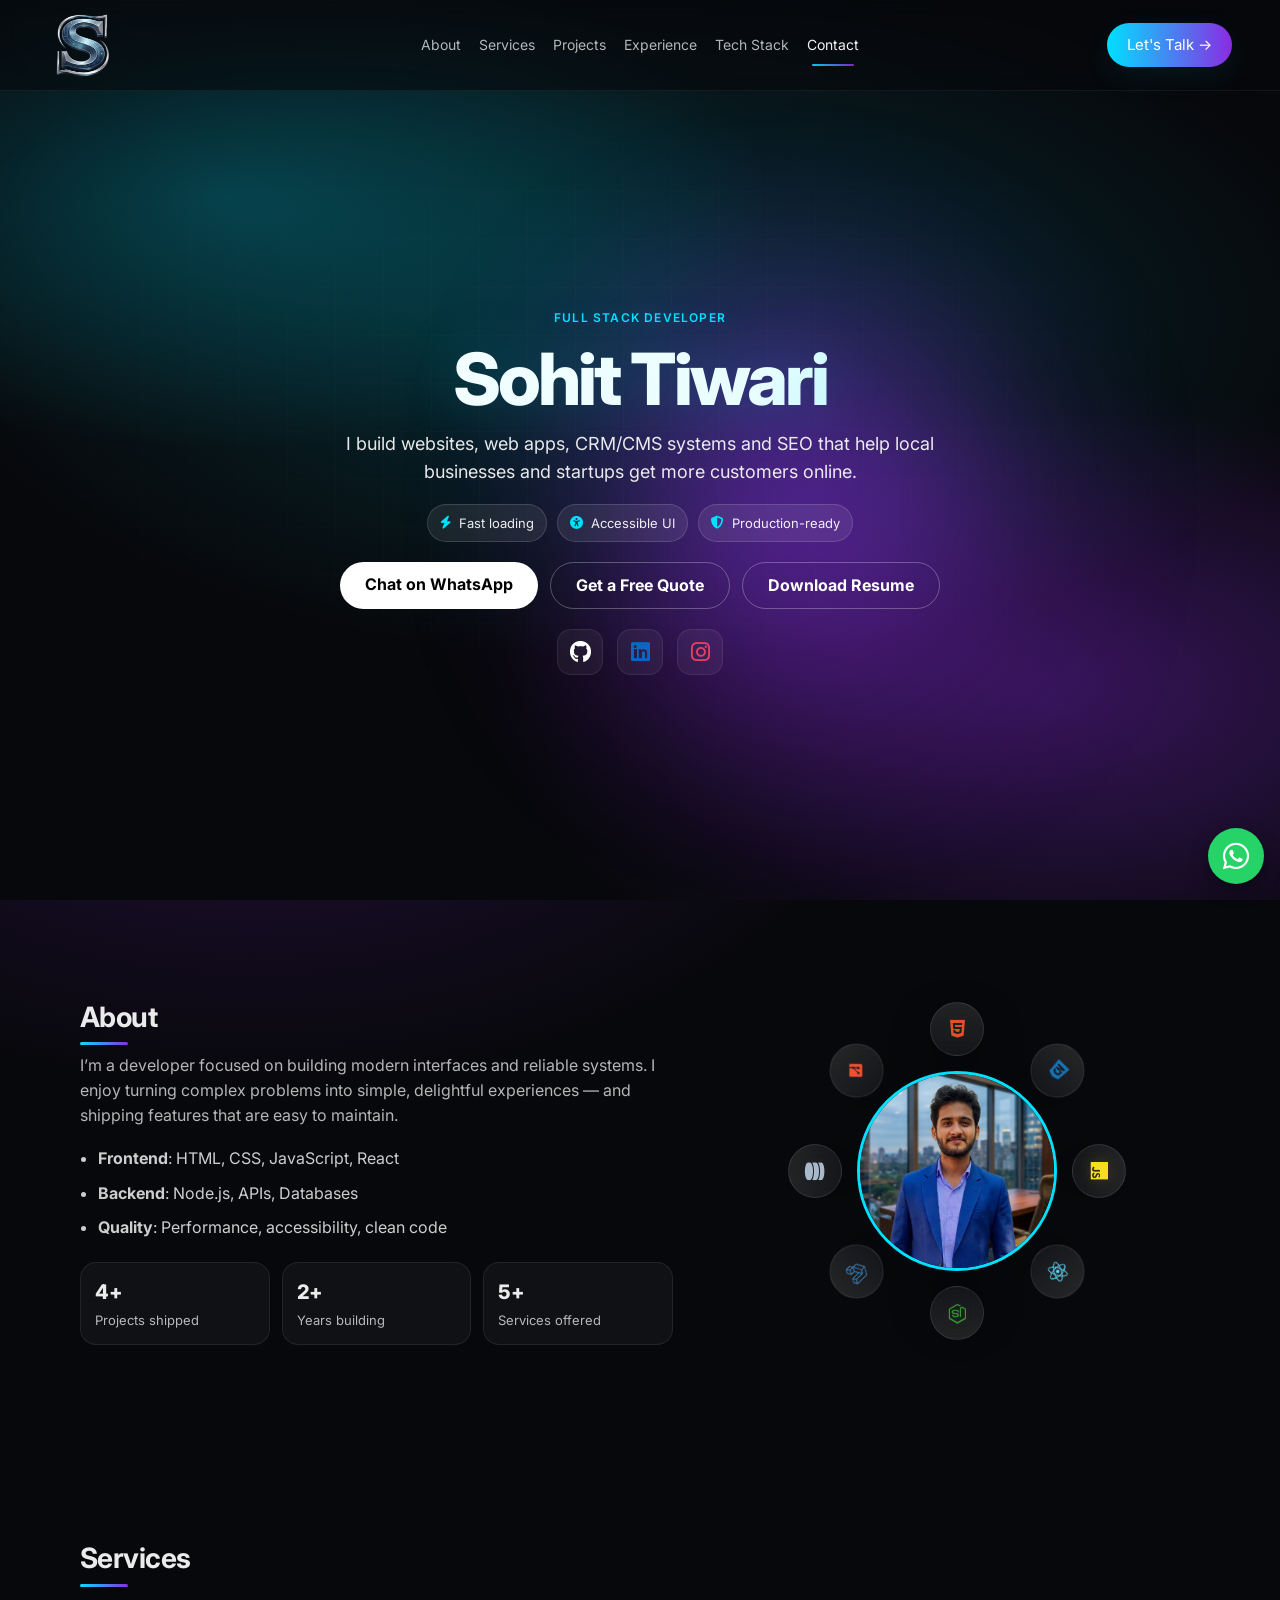
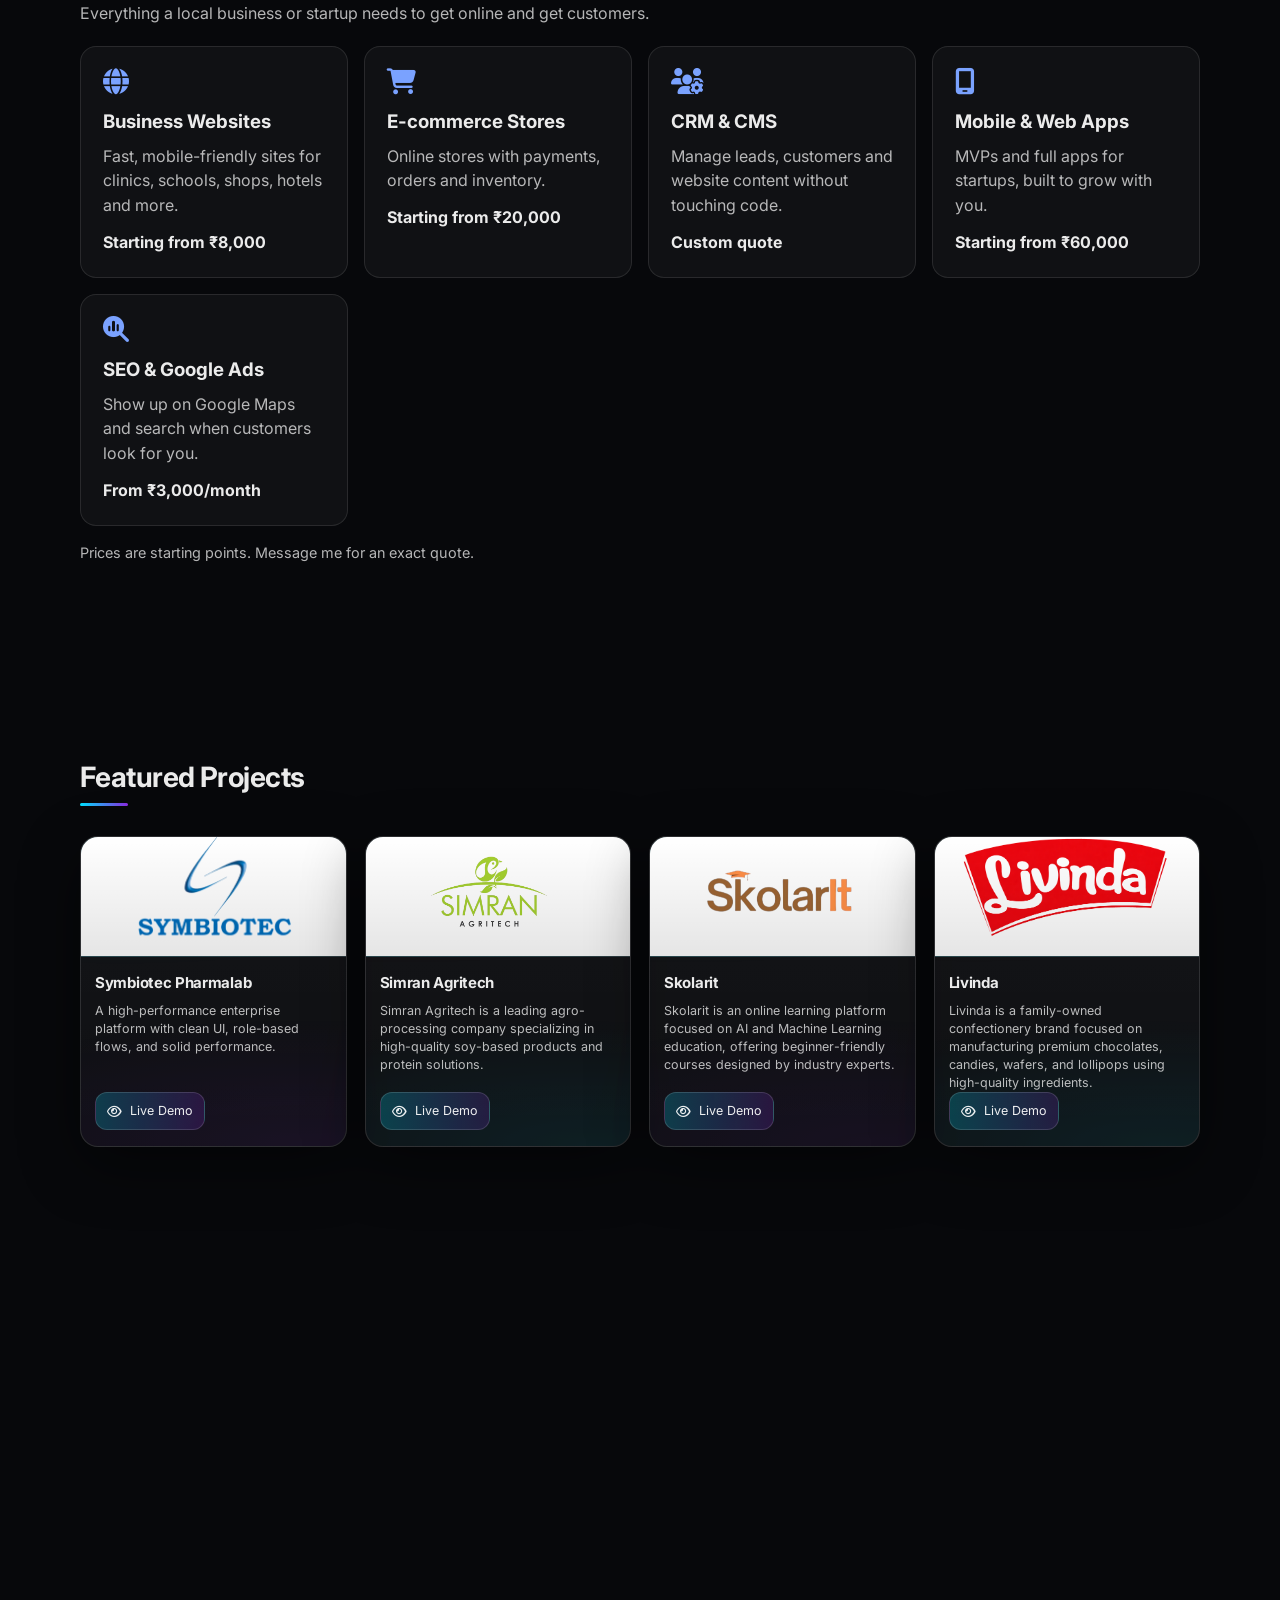
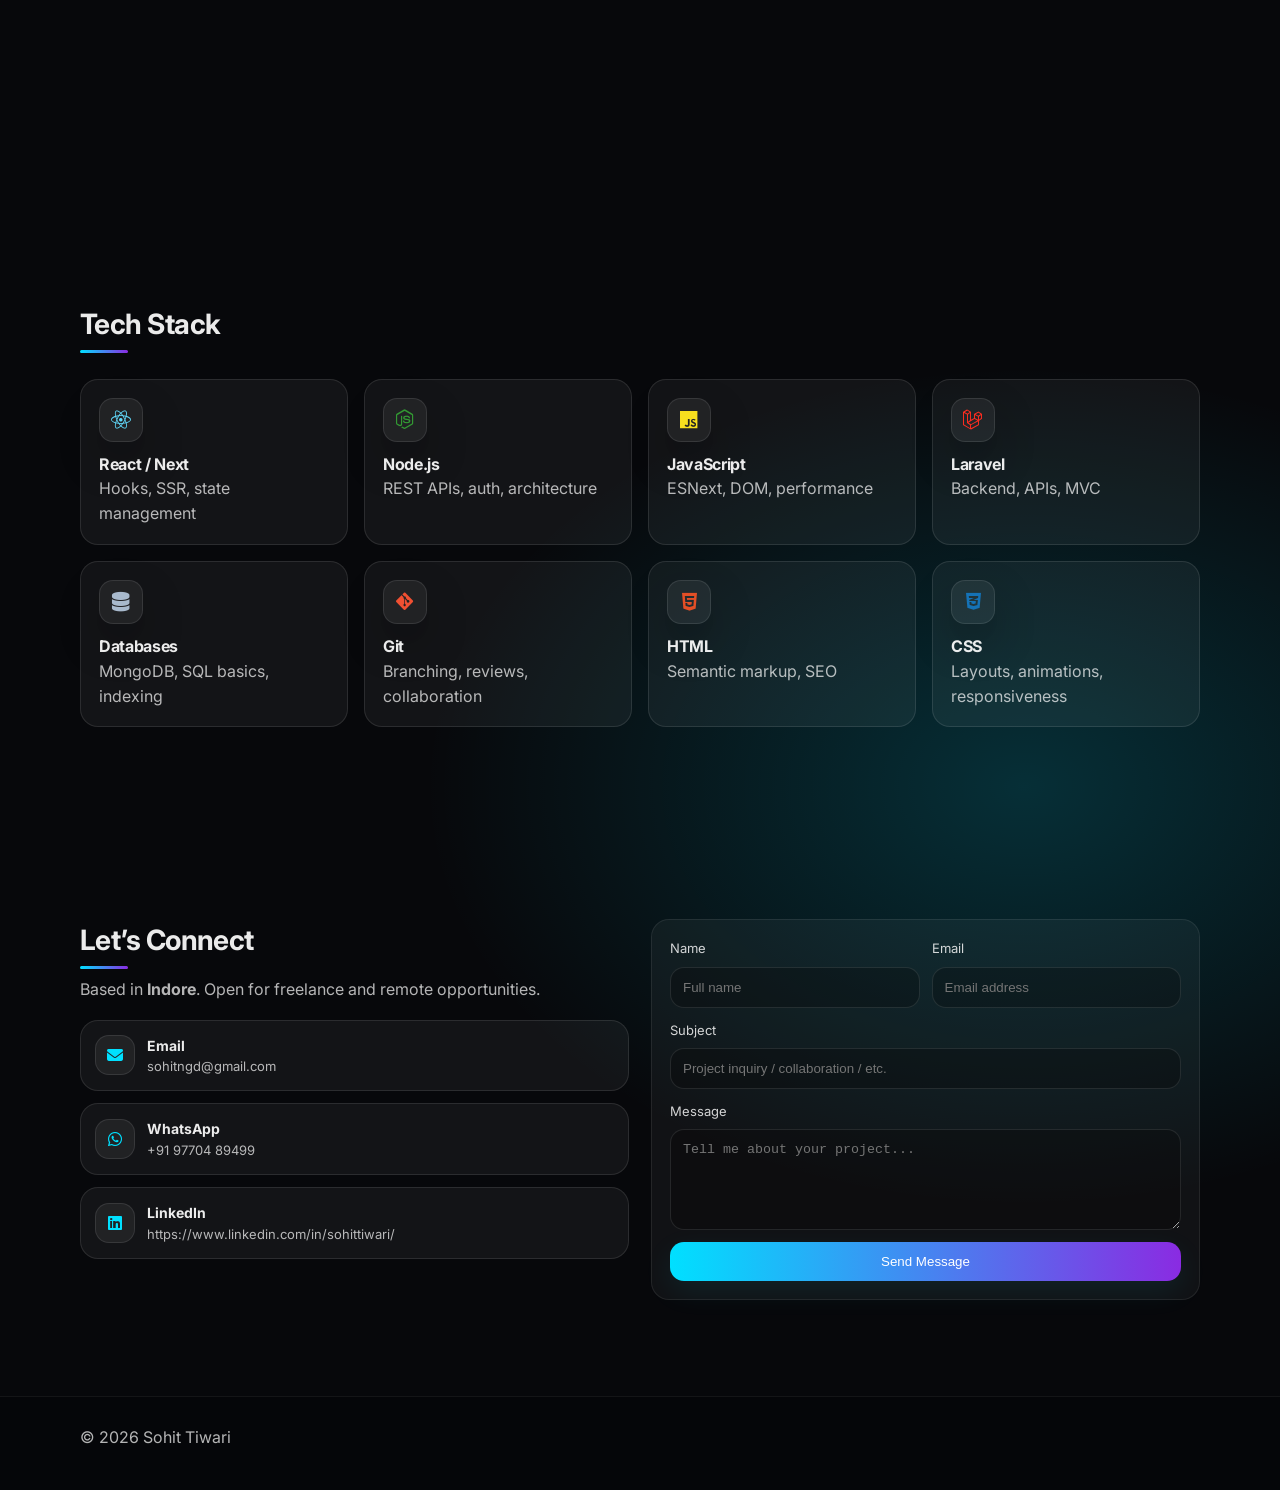
<file: index.html>
<!DOCTYPE html>
<html lang="en">
<head>
  <meta charset="UTF-8" />
  <meta name="viewport" content="width=device-width, initial-scale=1.0, viewport-fit=cover" />
  <title>Sohit Tiwari | Web &amp; App Developer in Indore – Websites, CRM, CMS, SEO</title>
  <meta name="description" content="Freelance full stack developer in Indore. Business websites, e-commerce, CRM, CMS, mobile apps and SEO for clinics, schools, shops and startups. Get a free quote." />
  <meta property="og:type" content="website" />
  <meta property="og:title" content="Sohit Tiwari | Web &amp; App Developer in Indore" />
  <meta property="og:description" content="Websites, CRM, CMS, apps and SEO for growing businesses. Get a free quote." />
  <meta property="og:url" content="https://sohit-tiwarii.netlify.app/" />
  <meta property="og:image" content="https://sohit-tiwarii.netlify.app/images/image.png" />
  <meta name="twitter:card" content="summary" />
  <link rel="canonical" href="https://sohit-tiwarii.netlify.app/" />
  <link rel="preconnect" href="https://fonts.googleapis.com" />
  <link rel="icon" type="image/png" href="./images/logo.png" />
  <link rel="shortcut icon" type="image/png" href="./images/logo.png" />
  <link rel="apple-touch-icon" href="./images/logo.png" />
  <link rel="preconnect" href="https://fonts.gstatic.com" crossorigin />
  <link href="https://fonts.googleapis.com/css2?family=Inter:wght@400;500;600;700;800&display=swap" rel="stylesheet" />
  <link rel="stylesheet" href="https://cdnjs.cloudflare.com/ajax/libs/font-awesome/6.5.0/css/all.min.css" />
  <link rel="stylesheet" href="style.css" />
</head>
<body>
  <a class="skip-link" href="#main">Skip to content</a>

  <header class="site-header" id="top">
    <a class="logo" href="#top" aria-label="Sohit Tiwari — go to top">
      <img
        src="./images/logo.png"
        alt="Sohit Tiwari"
        width="70"
        height="70"
        decoding="async"
      >
    </a>

    <nav class="site-nav" id="site-nav" aria-label="Primary">
      <a href="#about">About</a>
      <a href="#services">Services</a>
      <a href="#projects">Projects</a>
      <a href="#experience">Experience</a>
      <a href="#skills">Tech Stack</a>
      <a href="#contact">Contact</a>
    </nav>

    <div class="header-end">
      <a class="btn header-cta" href="#contact">Let's Talk →</a>
      <button class="nav-toggle" type="button" aria-label="Open menu" aria-expanded="false" aria-controls="site-nav">
        <span class="nav-toggle-bar"></span>
        <span class="nav-toggle-bar"></span>
        <span class="nav-toggle-bar"></span>
      </button>
    </div>
  </header>

  <div class="nav-backdrop" id="nav-backdrop" hidden aria-hidden="true"></div>

  <main id="main">
    <section class="hero" aria-label="Intro">
      <div class="hero-bg" aria-hidden="true"></div>
      <div class="hero-grid" aria-hidden="true"></div>
      <div class="container hero-inner">
        <div class="content hero-content">
          <p class="eyebrow hero-anim" style="--d: 0.1s">Full Stack Developer</p>
          <h1 class="hero-name hero-anim" style="--d: 0.2s">Sohit Tiwari</h1>
          <p class="lead hero-anim" style="--d: 0.35s">I build websites, web apps, CRM/CMS systems and SEO that help local businesses and startups get more customers online.</p>

          <div class="hero-meta hero-anim" style="--d: 0.5s" aria-label="Highlights">
            <span class="pill"><i class="fa-solid fa-bolt"></i> Fast loading</span>
            <span class="pill"><i class="fa-solid fa-universal-access"></i> Accessible UI</span>
            <span class="pill"><i class="fa-solid fa-shield-halved"></i> Production-ready</span>
          </div>

          <div class="buttons hero-anim" style="--d: 0.65s">
            <a class="primary" href="https://wa.me/919770489499?text=Hi%20Sohit%2C%20I%20need%20a%20website%2Fapp%20for%20my%20business." target="_blank" rel="noopener">Chat on WhatsApp</a>
            <a class="secondary" href="#contact">Get a Free Quote</a>
            <a class="secondary" href="./images/Sohit_Resume.pdf" download>Download Resume</a>
          </div>

          <div class="socials hero-anim" style="--d: 0.8s" aria-label="Social links">
            <a href="https://github.com/sohitgithub" aria-label="GitHub" title="GitHub"><i class="fab fa-github"></i></a>
            <a href="https://www.linkedin.com/in/sohittiwari/" aria-label="LinkedIn" title="LinkedIn"><i class="fab fa-linkedin"></i></a>
            <a href="https://www.instagram.com/sohit_tiwari_nagod" aria-label="Instagram" title="Instagram"><i class="fab fa-instagram"></i></a>
          </div>
        </div>
      </div>

      <div class="glow glow1" aria-hidden="true"></div>
      <div class="glow glow2" aria-hidden="true"></div>
    </section>

    <section class="section" id="about" aria-label="About" data-reveal>
      <div class="container two-col">
        <div>
          <h2 class="section-title">About</h2>
          <p class="muted">
            I’m a developer focused on building modern interfaces and reliable systems. I enjoy turning complex problems into
            simple, delightful experiences — and shipping features that are easy to maintain.
          </p>
          <ul class="highlights">
            <li><strong>Frontend</strong>: HTML, CSS, JavaScript, React</li>
            <li><strong>Backend</strong>: Node.js, APIs, Databases</li>
            <li><strong>Quality</strong>: Performance, accessibility, clean code</li>
          </ul>

          <div class="about-stats" aria-label="Quick stats">
            <div class="stat">
              <div class="stat-num">4+</div>
              <div class="stat-label muted">Projects shipped</div>
            </div>
            <div class="stat">
              <div class="stat-num">2+</div>
              <div class="stat-label muted">Years building</div>
            </div>
            <div class="stat">
              <div class="stat-num">5+</div>
              <div class="stat-label muted">Services offered</div>
            </div>
          </div>
        </div>

        <div class="profile-orbit" aria-label="Tech orbit">
          <div class="orbit-wrapper">
            <div class="center-img">
              <img src="./images/image.png" alt="Sohit Tiwari, full stack developer in Indore" />
            </div>

            <div class="orbit" aria-hidden="true">
              <span title="HTML"><i class="fab fa-html5"></i></span>
              <span title="CSS"><i class="fab fa-css3-alt"></i></span>
              <span title="JavaScript"><i class="fab fa-js"></i></span>
              <span title="React"><i class="fab fa-react"></i></span>
              <span title="Node.js"><i class="fab fa-node-js"></i></span>
              <span title="Laravel"><i class="fab fa-laravel"></i></span>
              <span title="Database"><i class="fas fa-database"></i></span>
              <span title="Git"><i class="fab fa-git-alt"></i></span>
            </div>
          </div>
        </div>
      </div>
    </section>

    <section id="services" class="section" aria-label="Services" data-reveal>
      <div class="container">
        <div class="section-head">
          <h2 class="section-title">Services</h2>
          <p class="muted">Everything a local business or startup needs to get online and get customers.</p>
        </div>
        <div class="services-grid">
          <article class="service-card" data-reveal>
            <i class="fa-solid fa-globe" aria-hidden="true"></i>
            <h3>Business Websites</h3>
            <p class="muted">Fast, mobile-friendly sites for clinics, schools, shops, hotels and more.</p>
            <p class="price">Starting from ₹8,000</p>
          </article>
          <article class="service-card" data-reveal>
            <i class="fa-solid fa-cart-shopping" aria-hidden="true"></i>
            <h3>E-commerce Stores</h3>
            <p class="muted">Online stores with payments, orders and inventory.</p>
            <p class="price">Starting from ₹20,000</p>
          </article>
          <article class="service-card" data-reveal>
            <i class="fa-solid fa-users-gear" aria-hidden="true"></i>
            <h3>CRM &amp; CMS</h3>
            <p class="muted">Manage leads, customers and website content without touching code.</p>
            <p class="price">Custom quote</p>
          </article>
          <article class="service-card" data-reveal>
            <i class="fa-solid fa-mobile-screen" aria-hidden="true"></i>
            <h3>Mobile &amp; Web Apps</h3>
            <p class="muted">MVPs and full apps for startups, built to grow with you.</p>
            <p class="price">Starting from ₹60,000</p>
          </article>
          <article class="service-card" data-reveal>
            <i class="fa-solid fa-magnifying-glass-chart" aria-hidden="true"></i>
            <h3>SEO &amp; Google Ads</h3>
            <p class="muted">Show up on Google Maps and search when customers look for you.</p>
            <p class="price">From ₹3,000/month</p>
          </article>
        </div>
        <p class="services-note muted">Prices are starting points. Message me for an exact quote.</p>
      </div>
    </section>

    <section id="projects" class="section" aria-label="Projects" data-reveal>
      <div class="container">
        <div class="section-head">
          <h2 class="section-title">Featured Projects</h2>
        </div>
        <div class="projects-grid">
          <article class="project-card" data-reveal>
            <div class="project-media">
              <img src="./images/symbiotec1.png" alt="Symbiotec Pharmalab website screenshot" loading="lazy" />
            </div>
            <div class="project-body">
              <h3>Symbiotec Pharmalab</h3>
              <p class="muted">A high-performance enterprise platform with clean UI, role-based flows, and solid performance.</p>
              <a class="project-btn" href="https://symbiotec.com/" aria-label="Live demo of Symbiotec Pharmalab">
                <i class="fa-regular fa-eye"></i>
                Live Demo
              </a>
            </div>
          </article>

          <article class="project-card" data-reveal>
            <div class="project-media">
              <img src="./images/simran.jpg" alt="Simran Agritech website screenshot" loading="lazy" />
            </div>
            <div class="project-body">
              <h3>Simran Agritech</h3>
              <p class="muted">Simran Agritech is a leading agro-processing company specializing in high-quality soy-based products and protein solutions.</p>
              <a class="project-btn" href="https://simranagritech.com/" aria-label="Live demo of Simran Agritech">
                <i class="fa-regular fa-eye"></i>
                Live Demo
              </a>
            </div>
          </article>

          <article class="project-card" data-reveal>
            <div class="project-media">
              <img src="./images/skolarit.png" alt="Skolarit learning platform screenshot" loading="lazy" />
            </div>
            <div class="project-body">
                <h3>Skolarit</h3>
                <p class="muted">Skolarit is an online learning platform focused on AI and Machine Learning education, offering beginner-friendly courses designed by industry experts. </p>
              <a class="project-btn" href="https://skolarit.com/" aria-label="Live demo of Skolarit">
                <i class="fa-regular fa-eye"></i>
                Live Demo
              </a>
            </div>
          </article>

          <article class="project-card" data-reveal>
            <div class="project-media">
              <img src="./images/livinda.png" alt="Livinda confectionery website screenshot" loading="lazy" />
            </div>
            <div class="project-body">
              <h3>Livinda</h3>
              <p class="muted">Livinda is a family-owned confectionery brand focused on manufacturing premium chocolates, candies, wafers, and lollipops using high-quality ingredients.</p>
              <a class="project-btn" href="https://livinda.in/" aria-label="Live demo of Livinda">
                <i class="fa-regular fa-eye"></i>
                Live Demo
              </a>
            </div>
          </article>
        </div>
      </div>
    </section>


    <section id="experience" class="section" aria-label="Experience" data-reveal>
      <div class="container">
        <div class="section-head">
          <h2 class="section-title">Experience</h2>
        </div>

        <div class="timeline">
          <div class="t-item" data-reveal>
            <div class="t-content">
              <div class="t-top">
                <h3>Software Developer</h3>
                <span class="muted">SoftwareHouse Technology • 2024 — Present</span>
              </div>
              <ul class="bullets">
                <li>Building and maintaining web applications with clean UI and responsive layouts.</li>
                <li>Working on feature delivery, bug fixes, and production releases.</li>
              </ul>
            </div>
          </div>


          <div class="t-item" data-reveal>
            <div class="t-content">
              <div class="t-top">
                <h3>MERN Stack Training</h3>
                <span class="muted">HCL Academy • 6 month</span>
              </div>
              <ul class="bullets">
                <li>Hands-on training across MongoDB, Express, React, and Node.js fundamentals.</li>
                <li>Built mini-projects and improved problem-solving skills.</li>
              </ul>
            </div>
          </div>
        </div>
      </div>
    </section>

    <section id="skills" class="section" aria-label="Tech stack" data-reveal>
      <div class="container">
        <div class="section-head">
          <h2 class="section-title">Tech Stack</h2>
        </div>

        <div class="skill-grid">
          <div class="skill-card skill-react" data-reveal>
            <div class="skill-icon" aria-hidden="true"><i class="fab fa-react"></i></div>
            <h3>React / Next</h3>
            <p class="muted">Hooks, SSR, state management</p>
          </div>
          <div class="skill-card skill-node" data-reveal>
            <div class="skill-icon" aria-hidden="true"><i class="fab fa-node-js"></i></div>
            <h3>Node.js</h3>
            <p class="muted">REST APIs, auth, architecture</p>
          </div>
          <div class="skill-card skill-js" data-reveal>
            <div class="skill-icon" aria-hidden="true"><i class="fab fa-js"></i></div>
            <h3>JavaScript</h3>
            <p class="muted">ESNext, DOM, performance</p>
          </div>
          <div class="skill-card skill-laravel" data-reveal>
            <div class="skill-icon" aria-hidden="true"><i class="fab fa-laravel"></i></div>
            <h3>Laravel</h3>
            <p class="muted">Backend, APIs, MVC</p>
          </div>
          <div class="skill-card skill-db" data-reveal>
            <div class="skill-icon" aria-hidden="true"><i class="fas fa-database"></i></div>
            <h3>Databases</h3>
            <p class="muted">MongoDB, SQL basics, indexing</p>
          </div>
          <div class="skill-card skill-git" data-reveal>
            <div class="skill-icon" aria-hidden="true"><i class="fab fa-git-alt"></i></div>
            <h3>Git</h3>
            <p class="muted">Branching, reviews, collaboration</p>
          </div>
          <div class="skill-card skill-html" data-reveal>
            <div class="skill-icon" aria-hidden="true"><i class="fab fa-html5"></i></div>
            <h3>HTML</h3>
            <p class="muted">Semantic markup, SEO</p>
          </div>
          <div class="skill-card skill-css" data-reveal>
            <div class="skill-icon" aria-hidden="true"><i class="fab fa-css3-alt"></i></div>
            <h3>CSS</h3>
            <p class="muted">Layouts, animations, responsiveness</p>
          </div>
        </div>
      </div>
    </section>

 

    <section id="contact" class="section" aria-label="Contact" data-reveal>
      <div class="container contact">
        <div>
          <h2 class="section-title">Let’s Connect</h2>
          <p class="muted">Based in <strong>Indore</strong>. Open for freelance and remote opportunities.</p>

          <div class="contact-cards">
            <a class="contact-card" href="mailto:sohitngd@gmail.com">
              <span class="icon"><i class="fa-solid fa-envelope"></i></span>
              <span>
                <strong>Email</strong>
                <span class="muted">sohitngd@gmail.com</span>
              </span>
            </a>
            <a class="contact-card" href="https://wa.me/919770489499?text=Hi%20Sohit%2C%20I%20need%20a%20website%2Fapp%20for%20my%20business." target="_blank" rel="noopener">
              <span class="icon"><i class="fa-brands fa-whatsapp"></i></span>
              <span>
                <strong>WhatsApp</strong>
                <span class="muted">+91 97704 89499</span>
              </span>
            </a>
            <a class="contact-card" href="https://www.linkedin.com/in/sohittiwari/" target="_blank" rel="noreferrer">
              <span class="icon"><i class="fa-brands fa-linkedin"></i></span>
              <span>
                <strong>LinkedIn</strong>
                <span class="muted">https://www.linkedin.com/in/sohittiwari/</span>
              </span>
            </a>
          </div>
        </div>

       <form
          class="contact-form"
          id="contact-form"
          aria-label="Contact form"
          action="https://formspree.io/f/mbdpvazb"
          method="POST"
        >
  <label>
    <span>Name</span>
    <input name="name" placeholder="Full name" required />
  </label>

  <label>
    <span>Email</span>
    <input name="email" type="email" placeholder="Email address" required />
  </label>

  <label class="full">
    <span>Subject</span>
    <input name="subject" placeholder="Project inquiry / collaboration / etc." required />
  </label>

  <label class="full">
    <span>Message</span>
    <textarea name="message" rows="5" placeholder="Tell me about your project..." required></textarea>
  </label>

  <button class="btn wide" type="submit">Send Message</button>
</form>
      </div>
    </section>
  </main>

  <footer class="footer">
    <div class="container footer-inner">
      <p class="muted">© <span id="year"></span> Sohit Tiwari </p>
    </div>
  </footer>

  <div id="contact-toast" class="toast" role="status" aria-live="polite" aria-atomic="true" hidden>
    <div class="toast-inner">
      <span class="toast-graphic" aria-hidden="true">
        <img class="toast-logo" src="./images/logo.png" alt="" width="44" height="44" decoding="async" />
        <span class="toast-icon-error"><i class="fa-solid fa-circle-exclamation"></i></span>
      </span>
      <span class="toast-message"></span>
    </div>
  </div>
  <a class="wa-float" href="https://wa.me/919770489499?text=Hi%20Sohit%2C%20I%20need%20a%20website%2Fapp%20for%20my%20business." target="_blank" rel="noopener" aria-label="Chat on WhatsApp">
    <i class="fa-brands fa-whatsapp" aria-hidden="true"></i>
  </a>
  <script src="script.js"></script>
</body>
</html>
</file>
<file: style.css>
/* Modern neon/glass portfolio styles */

:root {
  --bg: #07080b;
  --panel: rgba(255, 255, 255, 0.06);
  --panel-2: rgba(255, 255, 255, 0.045);
  --border: rgba(255, 255, 255, 0.1);
  --text: rgba(255, 255, 255, 0.92);
  --muted: rgba(255, 255, 255, 0.7);
  --accentA: #00e0ff;
  --accentB: #8a2be2;
  --ring: rgba(0, 224, 255, 0.22);
  --ring-strong: rgba(0, 224, 255, 0.42);
  --shadow: 0 18px 60px rgba(0, 0, 0, 0.55);
  --radius: 18px;
  --max: 1120px;
  --gutter: clamp(16px, 4.5vw, 48px);
  --header-h: 72px;
}

* {
  margin: 0;
  padding: 0;
  box-sizing: border-box;
}

html {
  scroll-behavior: smooth;
  scroll-padding-top: calc(var(--header-h) + 16px);
}

img,
video {
  max-width: 100%;
  height: auto;
}

body {
  font-family: Inter, system-ui, -apple-system, Segoe UI, Roboto, Arial, sans-serif;
  color: var(--text);
  line-height: 1.55;
  overflow-x: hidden;
  background: radial-gradient(
      1000px 600px at 20% 15%,
      rgba(138, 43, 226, 0.22),
      transparent 65%
    ),
    radial-gradient(
      1000px 700px at 80% 85%,
      rgba(0, 224, 255, 0.18),
      transparent 60%
    ),
    var(--bg);
}

/* Hero background polish */
.hero {
  isolation: isolate;
  overflow: hidden;
  background:
    radial-gradient(900px 420px at 18% 22%, rgba(0, 224, 255, 0.22), transparent 60%),
    radial-gradient(900px 520px at 82% 78%, rgba(138, 43, 226, 0.24), transparent 62%),
    var(--bg);
}

.hero-bg {
  position: absolute;
  inset: 0;
  z-index: 0;
  pointer-events: none;
  background:
    radial-gradient(ellipse 80% 55% at 50% 35%, rgba(0, 224, 255, 0.18), transparent 70%),
    radial-gradient(ellipse 60% 45% at 85% 75%, rgba(138, 43, 226, 0.16), transparent 65%);
  animation: heroBgPulse 8s ease-in-out infinite alternate;
}

.hero-grid {
  position: absolute;
  inset: -1px;
  z-index: 0;
  pointer-events: none;
  opacity: 0.35;
  background-image:
    linear-gradient(rgba(255, 255, 255, 0.04) 1px, transparent 1px),
    linear-gradient(90deg, rgba(255, 255, 255, 0.04) 1px, transparent 1px);
  background-size: 48px 48px;
  mask-image: radial-gradient(ellipse 75% 65% at 50% 45%, #000 20%, transparent 75%);
  -webkit-mask-image: radial-gradient(ellipse 75% 65% at 50% 45%, #000 20%, transparent 75%);
}

body::before{
  content: "";
  position: fixed;
  inset: 0;
  pointer-events: none;
  z-index: 0;
  background-image: url("data:image/svg+xml,%3Csvg viewBox='0 0 200 200' xmlns='http://www.w3.org/2000/svg'%3E%3Cfilter id='n'%3E%3CfeTurbulence type='fractalNoise' baseFrequency='0.7' numOctaves='3'/%3E%3C/filter%3E%3Crect width='100%25' height='100%25' filter='url(%23n)' opacity='0.03'/%3E%3C/svg%3E");
  opacity: 0.5;
}

.site-header,
main,
.footer{
  position: relative;
  z-index: 1;
}

a {
  color: inherit;
}

.skip-link{
  position: absolute;
  left: -999px;
  top: 12px;
  padding: 10px 12px;
  border-radius: 12px;
  background: rgba(10, 10, 14, 0.95);
  border: 1px solid rgba(255,255,255,0.14);
  z-index: 999;
  text-decoration: none;
}
.skip-link:focus{
  left: 12px;
}

.btn,
.primary,
.secondary,
.site-nav a,
.socials a,
.p-card,
.skill-card,
.card,
.contact-card {
  transition: transform 220ms ease, border-color 220ms ease, box-shadow 220ms ease,
    background-color 220ms ease, color 220ms ease, opacity 220ms ease;
}

:focus-visible {
  outline: none;
  box-shadow: 0 0 0 4px rgba(0, 224, 255, 0.12);
  border-radius: 12px;
}

.container {
  width: min(var(--max), calc(100% - var(--gutter) * 2));
  margin-inline: auto;
  padding-inline: 0;
}

.muted {
  color: var(--muted);
}

.fineprint {
  font-size: 12px;
  margin-top: 10px;
}

.section {
  padding: 96px 0;
}

.section-title {
  font-size: clamp(1.45rem, 4.2vw, 1.75rem);
  letter-spacing: -0.02em;
  margin-bottom: 14px;
}

.section-head{
  display: grid;
  gap: 6px;
  margin-bottom: 16px;
}

.pill{
  display: inline-flex;
  align-items: center;
  gap: 8px;
  padding: 8px 12px;
  border-radius: 999px;
  background: rgba(255, 255, 255, 0.08);
  border: 1px solid rgba(255, 255, 255, 0.14);
  color: rgba(255, 255, 255, 0.92);
  font-size: 13px;
  transition: transform 0.3s ease, border-color 0.3s ease, box-shadow 0.3s ease;
}

.hero-meta .pill:hover {
  transform: translateY(-2px);
  border-color: rgba(0, 224, 255, 0.35);
  box-shadow: 0 8px 28px rgba(0, 224, 255, 0.12);
}
.pill i{
  color: var(--accentA);
}

.text-link {
  color: rgba(255, 255, 255, 0.82);
  text-decoration: none;
}
.text-link:hover {
  color: #fff;
}

/* Header / Nav */
.site-header {
  display: grid;
  grid-template-columns: 1fr auto 1fr;
  align-items: center;
  gap: 12px;
  padding: 10px var(--gutter);
  padding-top: max(10px, env(safe-area-inset-top, 0px));
  position: fixed;
  width: 100%;
  min-height: var(--header-h);
  z-index: 100;
  backdrop-filter: blur(10px);
  -webkit-backdrop-filter: blur(10px);
  background: rgba(7, 8, 11, 0.55);
  border-bottom: 1px solid rgba(255, 255, 255, 0.06);
}

.site-header .logo {
  grid-column: 1;
  justify-self: start;
}

.site-header .site-nav {
  grid-column: 2;
  justify-self: center;
}

.site-header .header-end {
  grid-column: 3;
  justify-self: end;
}

.logo {
  display: inline-flex;
  align-items: center;
  color: var(--accentA);
  font-weight: 700;
  text-decoration: none;
  letter-spacing: -0.02em;
  flex-shrink: 0;
  line-height: 0;
}

.logo img {
  display: block;
  flex-shrink: 0;
  width: clamp(44px, 10vw, 70px);
  height: auto;
  aspect-ratio: 1;
  object-fit: contain;
}

.header-end {
  display: flex;
  align-items: center;
  gap: 12px;
  flex-shrink: 0;
}

.header-cta {
  flex-shrink: 0;
  white-space: nowrap;
  font-size: clamp(0.8125rem, 2.2vw, 0.9375rem);
  padding-inline: clamp(14px, 3vw, 20px);
}

.site-nav {
  display: flex;
  gap: 18px;
  align-items: center;
}

.nav-backdrop {
  position: fixed;
  inset: 0;
  z-index: 90;
  background: rgba(4, 6, 10, 0.72);
  backdrop-filter: blur(4px);
  -webkit-backdrop-filter: blur(4px);
  opacity: 0;
  transition: opacity 0.3s ease;
  pointer-events: none;
}

.nav-backdrop.is-visible {
  opacity: 1;
  pointer-events: auto;
}

.site-nav a {
  font-size: 14px;
  text-decoration: none;
  color: rgba(255, 255, 255, 0.7);
  transition: color 0.25s ease;
  position: relative;
}

.site-nav a:hover {
  color: rgba(255, 255, 255, 0.95);
}

.site-nav a.active{
  color: rgba(255,255,255,0.95);
}
.site-nav a.active::after{
  content: "";
  position: absolute;
  left: 10%;
  right: 10%;
  bottom: -10px;
  height: 2px;
  border-radius: 999px;
  background: linear-gradient(90deg, var(--accentA), var(--accentB));
  opacity: 0.9;
}

.nav-toggle {
  display: none;
  position: relative;
  z-index: 110;
  flex-direction: column;
  width: 44px;
  height: 44px;
  border-radius: 12px;
  border: 1px solid rgba(255, 255, 255, 0.14);
  background: rgba(255, 255, 255, 0.08);
  cursor: pointer;
  align-items: center;
  justify-content: center;
  gap: 5px;
  flex-shrink: 0;
  padding: 0;
  transition:
    background-color 0.25s ease,
    border-color 0.25s ease,
    box-shadow 0.25s ease;
}

.nav-toggle:hover {
  border-color: var(--ring-strong);
  background: rgba(0, 224, 255, 0.1);
}

.nav-toggle.is-open {
  border-color: rgba(0, 224, 255, 0.45);
  background: rgba(0, 224, 255, 0.12);
  box-shadow: 0 0 24px rgba(0, 224, 255, 0.15);
}

.nav-toggle-bar {
  display: block;
  width: 20px;
  height: 2px;
  background: #fff;
  border-radius: 999px;
  transform-origin: center;
  transition:
    transform 0.32s cubic-bezier(0.22, 1, 0.36, 1),
    opacity 0.22s ease,
    width 0.22s ease;
}

.nav-toggle.is-open .nav-toggle-bar:nth-child(1) {
  transform: translateY(7px) rotate(45deg);
}

.nav-toggle.is-open .nav-toggle-bar:nth-child(2) {
  opacity: 0;
  transform: scaleX(0);
}

.nav-toggle.is-open .nav-toggle-bar:nth-child(3) {
  transform: translateY(-7px) rotate(-45deg);
}

.btn {
  background: linear-gradient(90deg, var(--accentA), var(--accentB));
  border: none;
  padding: 10px 20px;
  border-radius: 999px;
  color: #fff;
  cursor: pointer;
  text-decoration: none;
  display: inline-flex;
  align-items: center;
  justify-content: center;
  box-shadow: 0 10px 30px rgba(0, 224, 255, 0.08);
}

.btn:hover {
  transform: translateY(-1px);
  box-shadow: 0 14px 40px rgba(0, 224, 255, 0.12);
}

.btn.wide {
  width: 100%;
  border-radius: 14px;
  padding: 12px 16px;
}

/* Hero */
.hero {
  height: 100vh;
  height: 100svh;
  display: flex;
  justify-content: center;
  align-items: center;
  text-align: center;
  position: relative;
}

.hero-inner {
  position: relative;
  z-index: 2;
  padding-top: calc(var(--header-h) + 12px);
}

.hero .glow {
  z-index: 1;
  opacity: 0.95;
}

.eyebrow {
  color: var(--accentA);
  font-weight: 600;
  letter-spacing: 0.1em;
  text-transform: uppercase;
  font-size: 12px;
  margin-bottom: 12px;
  text-shadow: 0 0 24px rgba(0, 224, 255, 0.35);
}

.hero h1,
.hero-name {
  margin: 0 0 8px;
  font-size: clamp(2.5rem, 8vw, 4.5rem);
  font-weight: 800;
  letter-spacing: -0.04em;
  line-height: 1.08;
  color: #ffffff;
  background: linear-gradient(
    115deg,
    #ffffff 0%,
    #e8fdff 28%,
    var(--accentA) 52%,
    var(--accentB) 88%
  );
  background-size: 220% auto;
  -webkit-background-clip: text;
  background-clip: text;
  -webkit-text-fill-color: transparent;
  filter: drop-shadow(0 0 28px rgba(0, 224, 255, 0.18));
}

.hero h1.hero-anim,
.hero-name.hero-anim {
  animation:
    heroFadeUp 0.85s cubic-bezier(0.22, 1, 0.36, 1) forwards,
    gradientShift 7s ease-in-out infinite;
  animation-delay: var(--d, 0.2s), 0s;
}

.hero .lead {
  margin: 12px auto 0;
  color: rgba(255, 255, 255, 0.9);
  font-size: clamp(1rem, 2.8vw, 1.125rem);
  max-width: 62ch;
  padding-inline: clamp(0px, 2vw, 12px);
}

.lead {
  margin: 12px auto 0;
  color: rgba(255, 255, 255, 0.78);
  font-size: clamp(1rem, 2.8vw, 1.125rem);
  max-width: 62ch;
  padding-inline: clamp(0px, 2vw, 12px);
}

.hero-meta{
  margin-top: 18px;
  display: flex;
  justify-content: center;
  flex-wrap: wrap;
  gap: 10px;
}

.buttons {
  margin-top: 20px;
  display: flex;
  justify-content: center;
  gap: 12px;
  flex-wrap: wrap;
}

.primary {
  background: #fff;
  color: #000;
  padding: 10px 25px;
  border-radius: 999px;
  border: none;
  cursor: pointer;
  text-decoration: none;
  font-weight: 700;
  position: relative;
  overflow: hidden;
}

.primary::after {
  content: "";
  position: absolute;
  inset: 0;
  background: linear-gradient(
    105deg,
    transparent 40%,
    rgba(0, 224, 255, 0.35) 50%,
    transparent 60%
  );
  transform: translateX(-120%);
  animation: btnShine 4s ease-in-out infinite;
}

@keyframes btnShine {
  0%,
  70%,
  100% {
    transform: translateX(-120%);
  }
  85% {
    transform: translateX(120%);
  }
}

.secondary {
  background: transparent;
  border: 1px solid rgba(255, 255, 255, 0.28);
  padding: 10px 25px;
  border-radius: 999px;
  color: #fff;
  cursor: pointer;
  text-decoration: none;
  font-weight: 700;
}

.primary:hover{
  transform: translateY(-1px);
  box-shadow: 0 14px 45px rgba(255,255,255,0.12);
}
.secondary:hover{
  transform: translateY(-1px);
  border-color: rgba(255,255,255,0.40);
}

.socials {
  margin-top: 20px;
  display: flex;
  justify-content: center;
  gap: 14px;
}

.socials a {
  width: 46px;
  height: 46px;
  display: inline-flex;
  align-items: center;
  justify-content: center;
  border-radius: 14px;
  background: rgba(255, 255, 255, 0.05);
  border: 1px solid rgba(255, 255, 255, 0.08);
  text-decoration: none;
  transition: transform 0.25s ease, border-color 0.25s ease;
}

.socials a i{
  font-size: 22px;
  line-height: 1;
}

.socials a:hover {
  transform: translateY(-2px);
  border-color: var(--ring-strong);
  box-shadow: 0 16px 50px rgba(0, 0, 0, 0.35);
}

/* Social official colors */
.socials a[aria-label="GitHub"] i{ color: #ffffff; } /* GitHub on dark */
.socials a[aria-label="LinkedIn"] i{ color: #0A66C2; }
.socials a[aria-label="Instagram"] i{ color: #E4405F; }

/* Footer/other social icons */
.social-icon{
  width: 46px;
  height: 46px;
  border-radius: 999px;
  display: inline-flex;
  align-items: center;
  justify-content: center;
  background: rgba(255,255,255,0.05);
  border: 1px solid rgba(255,255,255,0.08);
  text-decoration: none;
}
.social-icon i{ font-size: 22px; line-height: 1; }
.social-icon:hover{
  transform: translateY(-2px);
  border-color: var(--ring-strong);
  box-shadow: 0 16px 50px rgba(0, 0, 0, 0.35);
}
.social-icon[aria-label="GitHub"] i{ color: #ffffff; }
.social-icon[aria-label="LinkedIn"] i{ color: #0A66C2; }
.social-icon[aria-label="Instagram"] i{ color: #E4405F; }

.glow {
  position: absolute;
  border-radius: 50%;
  filter: blur(120px);
  pointer-events: none;
  will-change: transform;
  transition: transform 0.1s linear;
}

.glow1 {
  width: 320px;
  height: 320px;
  background: rgba(138, 43, 226, 0.85);
  top: 0;
  left: 0;
}

.glow2 {
  width: 420px;
  height: 420px;
  background: rgba(0, 224, 255, 0.85);
  bottom: 0;
  right: 0;
}

@keyframes float {
  0% {
    transform: translateY(0px);
  }
  50% {
    transform: translateY(-20px);
  }
  100% {
    transform: translateY(0px);
  }
}
.glow1 {
  animation: float 6s ease-in-out infinite, glowPulse 5s ease-in-out infinite alternate;
}
.glow2 {
  animation: float 8s ease-in-out infinite, glowPulse 6s ease-in-out infinite alternate-reverse;
}

/* Hero entrance */
.hero-anim {
  opacity: 0;
  transform: translateY(22px);
  animation: heroFadeUp 0.85s cubic-bezier(0.22, 1, 0.36, 1) forwards;
  animation-delay: var(--d, 0s);
}

@keyframes heroFadeUp {
  to {
    opacity: 1;
    transform: translateY(0);
  }
}

@keyframes gradientShift {
  0%,
  100% {
    background-position: 0% center;
  }
  50% {
    background-position: 100% center;
  }
}

@keyframes heroBgPulse {
  from {
    opacity: 0.85;
    transform: scale(1);
  }
  to {
    opacity: 1;
    transform: scale(1.04);
  }
}

@keyframes glowPulse {
  from {
    opacity: 0.75;
    filter: blur(110px);
  }
  to {
    opacity: 1;
    filter: blur(130px);
  }
}

/* Layout helpers */
.two-col {
  display: grid;
  grid-template-columns: 1.1fr 0.9fr;
  gap: 42px;
  align-items: center;
}

.highlights {
  margin-top: 18px;
  padding-left: 18px;
  color: rgba(255, 255, 255, 0.8);
}

.highlights li {
  margin: 10px 0;
}

.about-stats{
  margin-top: 22px;
  display: grid;
  grid-template-columns: repeat(3, minmax(0, 1fr));
  gap: 12px;
}
.stat{
  padding: 14px;
  border-radius: 16px;
  background: rgba(255,255,255,0.04);
  border: 1px solid rgba(255,255,255,0.08);
}
.stat-num{
  font-size: 20px;
  font-weight: 800;
  letter-spacing: -0.02em;
}
.stat-label{
  margin-top: 2px;
  font-size: 13px;
}

/* Projects */
.grid {
  display: grid;
  gap: 18px;
}

.cards-3 {
  grid-template-columns: repeat(3, minmax(0, 1fr));
}

.p-card {
  padding: 20px;
  border-radius: var(--radius);
  background: var(--panel);
  border: 1px solid rgba(255, 255, 255, 0.1);
  box-shadow: var(--shadow);
  transition: transform 0.25s ease, border-color 0.25s ease;
  min-height: 190px;
}

.p-card:hover {
  transform: translateY(-4px);
  border-color: var(--ring);
}

.p-thumb{
  height: 110px;
  border-radius: 16px;
  margin-bottom: 14px;
  background:
    radial-gradient(650px 150px at 20% 20%, rgba(0,224,255,0.32), transparent 55%),
    radial-gradient(650px 150px at 85% 75%, rgba(138,43,226,0.28), transparent 55%),
    rgba(255,255,255,0.04);
  border: 1px solid rgba(255,255,255,0.08);
}
.p-thumb.alt{
  background:
    radial-gradient(650px 150px at 70% 30%, rgba(0,224,255,0.26), transparent 55%),
    radial-gradient(650px 150px at 25% 85%, rgba(138,43,226,0.34), transparent 55%),
    rgba(255,255,255,0.04);
}
.p-thumb.alt2{
  background:
    radial-gradient(650px 150px at 50% 25%, rgba(0,224,255,0.22), transparent 55%),
    radial-gradient(650px 150px at 50% 90%, rgba(138,43,226,0.30), transparent 55%),
    rgba(255,255,255,0.04);
}

.p-card h3 {
  font-size: 18px;
  letter-spacing: -0.02em;
}

.chips {
  margin-top: 14px;
  display: flex;
  flex-wrap: wrap;
  gap: 8px;
}

.chips span {
  font-size: 12px;
  padding: 6px 10px;
  border-radius: 999px;
  background: rgba(255, 255, 255, 0.06);
  border: 1px solid rgba(255, 255, 255, 0.08);
  color: rgba(255, 255, 255, 0.78);
}

.actions {
  margin-top: 14px;
  display: flex;
  gap: 14px;
  align-items: center;
}

/* Projects (screenshot-style cards) */
.projects-grid{
  margin-top: 22px;
  display: grid;
  grid-template-columns: repeat(4, minmax(0, 1fr));
  gap: 18px;
}

.project-card{
  position: relative;
  border-radius: 18px;
  background: linear-gradient(180deg, rgba(255,255,255,0.055), rgba(255,255,255,0.035));
  border: 1px solid rgba(255,255,255,0.12);
  box-shadow: 0 18px 60px rgba(0,0,0,0.45);
  overflow: hidden;
  transition: transform 240ms ease, border-color 240ms ease, box-shadow 240ms ease;
  display: flex;
  flex-direction: column;
}

.project-card::before{
  content: "";
  position: absolute;
  inset: -1px;
  border-radius: 18px;
  background: radial-gradient(800px 240px at 15% 0%, rgba(0,224,255,0.18), transparent 55%),
              radial-gradient(800px 240px at 85% 100%, rgba(138,43,226,0.14), transparent 55%);
  opacity: 0.55;
  pointer-events: none;
}

.project-card::after{
  content: "";
  position: absolute;
  inset: 0;
  border-radius: 18px;
  box-shadow: inset 0 1px 0 rgba(255,255,255,0.10);
  pointer-events: none;
}

.project-card:hover{
  transform: translateY(-6px);
  border-color: rgba(0,224,255,0.28);
  box-shadow: 0 28px 90px rgba(0,0,0,0.55);
}

.project-media{
  height: 120px;
  background:
    radial-gradient(650px 150px at 20% 20%, rgba(0,224,255,0.20), transparent 55%),
    radial-gradient(650px 150px at 85% 75%, rgba(138,43,226,0.18), transparent 55%),
    rgba(255,255,255,0.03);
  border-bottom: 1px solid rgba(255,255,255,0.08);
  position: relative;
}

.project-media::after{
  content: "";
  position: absolute;
  inset: 0;
  /* keep a tiny vignette, avoid dark/black look */
  background: linear-gradient(180deg, rgba(0,0,0,0.00), rgba(0,0,0,0.10));
  pointer-events: none;
}

.project-media img{
  width: 100%;
  height: 100%;
  object-fit: cover;
  display: block;
  opacity: 1;
  transform: none;
  filter: saturate(1.06) contrast(1.02);
}

.project-body{
  padding: 14px 14px 16px;
  position: relative;
  z-index: 1;
  display: flex;
  flex-direction: column;
  gap: 0;
  flex: 1;
}

.project-body > .project-btn{
  margin-top: auto;
}

.project-body h3{
  font-size: 15px;
  letter-spacing: -0.02em;
}

.project-body p{
  margin-top: 8px;
  font-size: 12.5px;
  line-height: 1.45;
  color: rgba(255,255,255,0.72);
  min-height: 54px;
}

.project-btn{
  margin-top: auto;
  align-self: flex-start;
  display: inline-flex;
  align-items: center;
  gap: 8px;
  padding: 8px 11px;
  border-radius: 12px;
  background: linear-gradient(90deg, rgba(0,224,255,0.22), rgba(138,43,226,0.18));
  border: 1px solid rgba(255,255,255,0.14);
  color: rgba(255,255,255,0.92);
  text-decoration: none;
  font-size: 12.5px;
}

.project-btn i{
  font-size: 13px;
  color: rgba(255,255,255,0.92);
}

.project-btn:hover{
  border-color: rgba(0,224,255,0.35);
  box-shadow: 0 18px 55px rgba(0,0,0,0.45);
  transform: translateY(-1px);
}

/* Per-card accent tint (subtle) */
.project-card:nth-child(1)::before{ opacity: 0.62; }
.project-card:nth-child(2)::before{ background: radial-gradient(800px 240px at 15% 0%, rgba(255,92,141,0.14), transparent 55%),
                                    radial-gradient(800px 240px at 85% 100%, rgba(0,224,255,0.12), transparent 55%); opacity: 0.60; }
.project-card:nth-child(3)::before{ background: radial-gradient(800px 240px at 15% 0%, rgba(47,211,191,0.14), transparent 55%),
                                    radial-gradient(800px 240px at 85% 100%, rgba(138,43,226,0.12), transparent 55%); opacity: 0.58; }
.project-card:nth-child(4)::before{ background: radial-gradient(800px 240px at 15% 0%, rgba(255,180,70,0.12), transparent 55%),
                                    radial-gradient(800px 240px at 85% 100%, rgba(0,224,255,0.12), transparent 55%); opacity: 0.60; }

/* Experience */
.timeline {
  display: grid;
  gap: 16px;
}

.t-item {
  display: grid;
  grid-template-columns: 1fr;
  gap: 0;
  align-items: start;
}

.t-dot {
  width: 10px;
  height: 10px;
  margin-top: 14px;
  border-radius: 999px;
  background: linear-gradient(90deg, var(--accentA), var(--accentB));
  box-shadow: 0 0 0 6px rgba(0, 224, 255, 0.08);
}

.t-content {
  border-radius: var(--radius);
  background: var(--panel-2);
  border: 1px solid rgba(255, 255, 255, 0.08);
  padding: 18px;
}

.t-top {
  display: flex;
  align-items: baseline;
  justify-content: space-between;
  gap: 12px;
  flex-wrap: wrap;
}

.t-top h3 {
  font-size: 18px;
  letter-spacing: -0.02em;
}

.bullets {
  margin-top: 10px;
  padding-left: 18px;
  color: rgba(255, 255, 255, 0.8);
}

.bullets li {
  margin: 8px 0;
}

/* Skills */
.skill-grid {
  margin-top: 18px;
  display: grid;
  grid-template-columns: repeat(4, minmax(0, 1fr));
  gap: 16px;
}

.skill-card {
  padding: 18px;
  border-radius: var(--radius);
  background: rgba(255, 255, 255, 0.05);
  border: 1px solid rgba(255, 255, 255, 0.1);
  text-align: left;
}

.skill-card h3 {
  font-size: 16px;
  letter-spacing: -0.02em;
  margin-top: 10px;
}

.skill-icon{
  width: 44px;
  height: 44px;
  border-radius: 14px;
  display: inline-flex;
  align-items: center;
  justify-content: center;
  background: rgba(255,255,255,0.06);
  border: 1px solid rgba(255,255,255,0.10);
  box-shadow: 0 18px 40px rgba(0,0,0,0.25);
}
.skill-icon i{
  font-size: 20px;
}

/* Official/standard brand colors */
.skill-react .skill-icon i{ color: #61DAFB; }
.skill-node .skill-icon i{ color: #339933; }
.skill-js .skill-icon i{ color: #F7DF1E; }
.skill-laravel .skill-icon i{ color: #FF2D20; }
.skill-git .skill-icon i{ color: #F05032; }
.skill-html .skill-icon i{ color: #E34F26; }
.skill-css .skill-icon i{ color: #1572B6; }
.skill-db .skill-icon i{ color: #A8B9CC; }

.skill-card:hover {
  transform: translateY(-5px);
  border-color: var(--ring);
  box-shadow: 0 20px 50px rgba(0, 0, 0, 0.4);
}

.skill-card:hover .skill-icon{
  border-color: var(--ring-strong);
}

/* Education (glass cards) */
.edu-box {
  width: 100%;
  background: rgba(255, 255, 255, 0.04);
  border-radius: 20px;
  padding: 40px;
  backdrop-filter: blur(15px);
  border: 1px solid rgba(255, 255, 255, 0.1);
}

.edu-header {
  display: flex;
  align-items: center;
  justify-content: space-between;
  gap: 18px;
}

.top-line {
  height: 4px;
  width: min(60%, 520px);
  background: linear-gradient(90deg, var(--accentA), var(--accentB));
  border-radius: 10px;
}

.edu-grid {
  display: grid;
  grid-template-columns: 1fr auto 1fr;
  gap: 28px;
  margin-top: 28px;
  align-items: start;
}

.edu-grid .line {
  width: 1px;
  background: rgba(255, 255, 255, 0.1);
}

.edu-grid .left,
.edu-grid .right {
  display: grid;
  gap: 18px;
}

.card {
  padding: 22px;
  background: rgba(255, 255, 255, 0.05);
  border-radius: 15px;
  backdrop-filter: blur(10px);
  border: 1px solid rgba(255, 255, 255, 0.08);
  transition: transform 0.25s ease, box-shadow 0.25s ease, border-color 0.25s ease;
}

.card.big {
  padding: 28px;
}

.card:hover {
  transform: translateY(-4px);
  box-shadow: 0 15px 40px rgba(0, 0, 0, 0.55);
  border-color: rgba(0, 224, 255, 0.22);
}

.tag {
  display: inline-block;
  background: rgba(0, 224, 255, 0.18);
  padding: 6px 12px;
  border-radius: 10px;
  font-size: 12px;
  margin-bottom: 10px;
  color: rgba(255, 255, 255, 0.9);
  border: 1px solid rgba(255, 255, 255, 0.1);
}

.tag.red {
  background: rgba(255, 100, 100, 0.18);
}

.tag.green {
  background: rgba(100, 255, 150, 0.18);
}

.bar {
  width: 100%;
  height: 8px;
  background: rgba(255, 255, 255, 0.1);
  border-radius: 10px;
  margin: 10px 0 0;
  overflow: hidden;
}

.bar div {
  height: 100%;
  background: linear-gradient(90deg, var(--accentA), var(--accentB));
  border-radius: 10px;
}

/* Orbit */
.profile-orbit {
  display: flex;
  justify-content: center;
}

.orbit-wrapper {
  position: relative;
  width: 320px;
  height: 320px;
}

.center-img img {
  width: 200px;
  height: 200px;
  max-width: none;
  border-radius: 50%;
  position: absolute;
  top: 50%;
  left: 50%;
  transform: translate(-50%, -50%);
  border: 3px solid var(--accentA);
  z-index: 2;
  object-fit: cover;
  background: rgba(255, 255, 255, 0.06);
}

.orbit {
  width: 100%;
  height: 100%;
  position: absolute;
  animation: spin 18s linear infinite;
  --radius: 142px;
  transform-origin: 50% 50%;
}

.orbit span {
  position: absolute;
  top: 50%;
  left: 50%;
  width: 54px;
  height: 54px;
  background: linear-gradient(180deg, rgba(255, 255, 255, 0.11), rgba(255, 255, 255, 0.06));
  border-radius: 999px;
  display: flex;
  justify-content: center;
  align-items: center;
  color: rgba(255, 255, 255, 0.88);
  backdrop-filter: blur(10px);
  border: 1px solid rgba(255, 255, 255, 0.1);
  box-shadow: 0 18px 40px rgba(0, 0, 0, 0.35);
  transition: transform 240ms ease, border-color 240ms ease, color 240ms ease,
    background-color 240ms ease, box-shadow 240ms ease;
  transform: translate(-50%, -50%) rotate(calc(var(--i) * 45deg)) translateY(calc(-1 * var(--radius)));
}

.orbit span i{
  font-size: 20px;
  line-height: 1;
}

.orbit span:hover {
  transform: translate(-50%, -50%) rotate(calc(var(--i) * 45deg)) translateY(calc(-1 * var(--radius))) translateY(-2px) scale(1.05);
  border-color: var(--ring-strong);
  box-shadow: 0 26px 70px rgba(0, 0, 0, 0.5);
}

/* Official brand colors (default) */
.orbit span:nth-child(1) { color: #E34F26; } /* HTML */
.orbit span:nth-child(2) { color: #1572B6; } /* CSS */
.orbit span:nth-child(3) { color: #F7DF1E; } /* JS */
.orbit span:nth-child(4) { color: #61DAFB; } /* React */
.orbit span:nth-child(5) { color: #339933; } /* Node */
.orbit span:nth-child(6) { color: #3776AB; } /* Python */
.orbit span:nth-child(7) { color: #A8B9CC; } /* DB */
.orbit span:nth-child(8) { color: #F05032; } /* Git */

/* Keep readability for yellow JS */
.orbit span:nth-child(3){ text-shadow: 0 0 14px rgba(247,223,30,0.18); }

/* Even spacing around a perfect circle */
.orbit span:nth-child(1) { --i: 0; }
.orbit span:nth-child(2) { --i: 1; }
.orbit span:nth-child(3) { --i: 2; }
.orbit span:nth-child(4) { --i: 3; }
.orbit span:nth-child(5) { --i: 4; }
.orbit span:nth-child(6) { --i: 5; }
.orbit span:nth-child(7) { --i: 6; }
.orbit span:nth-child(8) { --i: 7; }

@keyframes spin {
  100% {
    transform: rotate(360deg);
  }
}

.orbit span i {
  animation: antiSpin 18s linear infinite;
  transition: transform 240ms ease, text-shadow 240ms ease, opacity 240ms ease;
}

@keyframes antiSpin {
  100% {
    transform: rotate(-360deg);
  }
}

/* Reduced motion support */
@media (prefers-reduced-motion: reduce) {
  html { scroll-behavior: auto; }
  .glow1,
  .glow2,
  .orbit,
  .orbit span i,
  .hero-bg,
  .hero h1,
  .hero-name,
  .hero-anim {
    animation: none !important;
  }
  .hero-anim,
  .hero h1,
  .hero-name {
    opacity: 1;
    transform: none;
    -webkit-text-fill-color: #fff;
    color: #fff;
  }
  .site-nav a {
    transform: none;
    opacity: 1;
    transition: border-color 0.2s ease, background-color 0.2s ease;
  }
  .reveal-in .section-title::after {
    animation: none;
    width: 48px;
    opacity: 1;
  }
  .primary::after {
    animation: none;
    display: none;
  }
}

/* Scroll reveal */
[data-reveal] {
  opacity: 0;
  transform: translateY(24px);
}

.reveal-in {
  opacity: 1;
  transform: translateY(0);
  transition:
    opacity 0.75s cubic-bezier(0.22, 1, 0.36, 1),
    transform 0.75s cubic-bezier(0.22, 1, 0.36, 1);
}

.projects-grid .project-card.reveal-in:nth-child(1) { transition-delay: 0.05s; }
.projects-grid .project-card.reveal-in:nth-child(2) { transition-delay: 0.12s; }
.projects-grid .project-card.reveal-in:nth-child(3) { transition-delay: 0.19s; }
.projects-grid .project-card.reveal-in:nth-child(4) { transition-delay: 0.26s; }

.skill-grid .skill-card.reveal-in:nth-child(1) { transition-delay: 0.04s; }
.skill-grid .skill-card.reveal-in:nth-child(2) { transition-delay: 0.08s; }
.skill-grid .skill-card.reveal-in:nth-child(3) { transition-delay: 0.12s; }
.skill-grid .skill-card.reveal-in:nth-child(4) { transition-delay: 0.16s; }
.skill-grid .skill-card.reveal-in:nth-child(5) { transition-delay: 0.2s; }
.skill-grid .skill-card.reveal-in:nth-child(6) { transition-delay: 0.24s; }
.skill-grid .skill-card.reveal-in:nth-child(7) { transition-delay: 0.28s; }
.skill-grid .skill-card.reveal-in:nth-child(8) { transition-delay: 0.32s; }

.timeline .t-item.reveal-in:nth-child(1) { transition-delay: 0.06s; }
.timeline .t-item.reveal-in:nth-child(2) { transition-delay: 0.14s; }

.section-title {
  position: relative;
}

.reveal-in .section-title::after {
  content: "";
  position: absolute;
  left: 0;
  bottom: -6px;
  width: 48px;
  height: 3px;
  border-radius: 999px;
  background: linear-gradient(90deg, var(--accentA), var(--accentB));
  animation: lineGrow 0.6s cubic-bezier(0.22, 1, 0.36, 1) forwards;
}

@keyframes lineGrow {
  from {
    width: 0;
    opacity: 0;
  }
  to {
    width: 48px;
    opacity: 1;
  }
}

/* Contact */
.contact {
  display: grid;
  grid-template-columns: 1fr 1fr;
  gap: 22px;
  align-items: start;
}

.contact-cards {
  margin-top: 18px;
  display: grid;
  gap: 12px;
}

.contact-card {
  display: flex;
  align-items: center;
  gap: 12px;
  text-decoration: none;
  padding: 14px;
  border-radius: var(--radius);
  background: rgba(255, 255, 255, 0.05);
  border: 1px solid rgba(255, 255, 255, 0.1);
}

.contact-card:hover {
  transform: translateY(-2px);
  border-color: var(--ring);
}

.contact-card:hover .icon {
  border-color: var(--ring-strong);
}

.contact-card .icon {
  width: 40px;
  height: 40px;
  border-radius: 14px;
  display: inline-flex;
  align-items: center;
  justify-content: center;
  background: rgba(255, 255, 255, 0.06);
  border: 1px solid rgba(255, 255, 255, 0.1);
  color: var(--accentA);
}

.contact-card strong {
  display: block;
  font-size: 14px;
}

.contact-card .muted {
  display: block;
  font-size: 13px;
  overflow-wrap: anywhere;
  word-break: break-word;
}

.contact-form {
  padding: 18px;
  border-radius: var(--radius);
  background: rgba(255, 255, 255, 0.045);
  border: 1px solid rgba(255, 255, 255, 0.08);
  display: grid;
  grid-template-columns: 1fr 1fr;
  gap: 12px;
}

.contact-form label {
  display: grid;
  gap: 8px;
  font-size: 13px;
  color: rgba(255, 255, 255, 0.82);
}

.contact-form label.full,
.contact-form .btn.wide {
  grid-column: 1 / -1;
}

.contact-form input,
.contact-form textarea {
  width: 100%;
  border-radius: 14px;
  border: 1px solid rgba(255, 255, 255, 0.1);
  background: rgba(0, 0, 0, 0.25);
  padding: 12px;
  color: rgba(255, 255, 255, 0.92);
  outline: none;
}

.contact-form input:focus,
.contact-form textarea:focus {
  border-color: rgba(0, 224, 255, 0.45);
  box-shadow: 0 0 0 4px rgba(0, 224, 255, 0.1);
}

/* Footer */
.footer {
  padding: 28px 0 40px;
  border-top: 1px solid rgba(255, 255, 255, 0.06);
  background: rgba(0, 0, 0, 0.16);
}

.footer-inner {
  display: flex;
  justify-content: space-between;
  gap: 18px;
  flex-wrap: wrap;
  align-items: center;
}

/* Responsive */
@media (max-width: 1200px) {
  .projects-grid {
    grid-template-columns: repeat(2, minmax(0, 1fr));
  }
}

@media (max-width: 980px) {
  :root {
    --header-h: 68px;
  }

  .two-col {
    grid-template-columns: 1fr;
    gap: 32px;
  }

  .profile-orbit {
    order: -1;
  }

  .cards-3 {
    grid-template-columns: 1fr;
  }

  .skill-grid {
    grid-template-columns: repeat(2, minmax(0, 1fr));
  }

  .contact {
    grid-template-columns: 1fr;
    gap: 28px;
  }

  .hero {
    height: auto;
    min-height: calc(100svh - var(--header-h));
    min-height: calc(100vh - var(--header-h));
    padding: calc(var(--header-h) + 28px) 0 48px;
    background:
      radial-gradient(720px 400px at 50% 12%, rgba(0, 224, 255, 0.34), transparent 58%),
      radial-gradient(620px 380px at 92% 68%, rgba(138, 43, 226, 0.3), transparent 55%),
      radial-gradient(480px 320px at 8% 78%, rgba(0, 224, 255, 0.18), transparent 52%),
      var(--bg);
  }

  .hero-bg {
    opacity: 1;
  }

  .hero-grid {
    opacity: 0.45;
  }

  .hero .glow {
    opacity: 1;
  }

  .hero-inner {
    padding-top: 0;
  }

  .about-stats {
    grid-template-columns: repeat(3, minmax(0, 1fr));
  }
}

@media (max-width: 820px) {
  :root {
    --header-h: 64px;
  }

  .site-header {
    display: flex;
    justify-content: space-between;
    z-index: 110;
  }

  .site-header .logo,
  .site-header .site-nav,
  .site-header .header-end {
    grid-column: auto;
    justify-self: auto;
  }

  .header-end {
    margin-left: auto;
  }

  .nav-toggle {
    display: inline-flex;
  }

  .header-cta {
    display: none;
  }

  .site-nav {
    position: fixed;
    top: calc(var(--header-h) + 10px);
    right: var(--gutter);
    left: var(--gutter);
    z-index: 105;
    display: flex;
    flex-direction: column;
    align-items: stretch;
    gap: 8px;
    padding: 14px;
    border-radius: 18px;
    background: rgba(8, 10, 16, 0.96);
    border: 1px solid rgba(0, 224, 255, 0.2);
    box-shadow:
      0 24px 80px rgba(0, 0, 0, 0.65),
      0 0 40px rgba(0, 224, 255, 0.08);
    max-height: calc(100dvh - var(--header-h) - 24px);
    overflow-y: auto;
    -webkit-overflow-scrolling: touch;
    opacity: 0;
    visibility: hidden;
    pointer-events: none;
    transform: translateY(-12px) scale(0.98);
    transition:
      opacity 0.32s ease,
      transform 0.35s cubic-bezier(0.22, 1, 0.36, 1),
      visibility 0.32s ease;
  }

  .site-nav a {
    padding: 12px 14px;
    border-radius: 14px;
    background: rgba(255, 255, 255, 0.05);
    border: 1px solid rgba(255, 255, 255, 0.1);
    transform: translateX(-6px);
    opacity: 0;
    transition:
      transform 0.35s cubic-bezier(0.22, 1, 0.36, 1),
      opacity 0.35s ease,
      border-color 0.25s ease,
      background-color 0.25s ease;
  }

  .site-nav.open a {
    transform: translateX(0);
    opacity: 1;
  }

  .site-nav.open a:nth-child(1) { transition-delay: 0.05s; }
  .site-nav.open a:nth-child(2) { transition-delay: 0.1s; }
  .site-nav.open a:nth-child(3) { transition-delay: 0.15s; }
  .site-nav.open a:nth-child(4) { transition-delay: 0.2s; }
  .site-nav.open a:nth-child(5) { transition-delay: 0.25s; }

  .site-nav a.active::after {
    display: none;
  }

  .site-nav a.active {
    border-color: rgba(0, 224, 255, 0.45);
    background: rgba(0, 224, 255, 0.12);
  }

  .site-nav.open {
    opacity: 1;
    visibility: visible;
    pointer-events: auto;
    transform: translateY(0) scale(1);
  }

  body.nav-open {
    overflow: hidden;
  }

  .contact-form {
    grid-template-columns: 1fr;
  }

  .contact-form label.full {
    grid-column: auto;
  }

  .contact-form .btn.wide {
    grid-column: auto;
  }
}

@media (max-width: 720px) {
  .section {
    padding: clamp(56px, 12vw, 76px) 0;
  }

  .projects-grid {
    grid-template-columns: 1fr;
    gap: 16px;
  }

  .project-body p {
    min-height: 0;
  }

  .about-stats {
    grid-template-columns: 1fr;
  }

  .edu-grid {
    grid-template-columns: 1fr;
  }

  .edu-grid .line {
    display: none;
  }

  .edu-box {
    padding: 22px;
  }

  .top-line {
    display: none;
  }

  .t-top {
    flex-direction: column;
    align-items: flex-start;
    gap: 6px;
  }

  .footer {
    padding-bottom: max(40px, env(safe-area-inset-bottom, 0px));
  }

  .footer-inner {
    flex-direction: column;
    align-items: flex-start;
    text-align: left;
  }
}

@media (max-width: 600px) {
  :root {
    --header-h: 60px;
  }

  .hero-meta {
    gap: 8px;
  }

  .pill {
    font-size: 12px;
    padding: 7px 10px;
  }

  .buttons {
    flex-direction: column;
    align-items: stretch;
    width: 100%;
    max-width: 320px;
    margin-inline: auto;
  }

  .primary,
  .secondary {
    width: 100%;
    text-align: center;
    justify-content: center;
  }

  .socials a {
    width: 42px;
    height: 42px;
  }

  .skill-grid {
    grid-template-columns: 1fr;
  }

  .orbit-wrapper {
    width: min(280px, 88vw);
    height: min(280px, 88vw);
    margin-inline: auto;
  }

  .orbit {
    --radius: 118px;
  }

  .center-img img {
    width: min(150px, 46vw);
    height: min(150px, 46vw);
  }

  .orbit span {
    width: 46px;
    height: 46px;
  }

  .orbit span i {
    font-size: 17px;
  }

  .glow1 {
    width: 260px;
    height: 260px;
    top: 8%;
    left: -8%;
    filter: blur(100px);
    opacity: 1;
  }

  .glow2 {
    width: 320px;
    height: 320px;
    bottom: 6%;
    right: -10%;
    filter: blur(100px);
    opacity: 1;
  }

  .hero h1 {
    filter: drop-shadow(0 0 32px rgba(0, 224, 255, 0.2));
  }

  .contact-card {
    align-items: flex-start;
  }

  .edu-header {
    flex-direction: column;
    align-items: flex-start;
  }
}

@media (max-width: 400px) {
  .hero h1 {
    font-size: clamp(2rem, 11vw, 2.5rem);
  }

  .section-title {
    font-size: 1.35rem;
  }

  .contact-form {
    padding: 14px;
  }

  .project-media {
    height: 140px;
  }
}

.toast {
  position: fixed;
  bottom: max(20px, env(safe-area-inset-bottom, 0px));
  right: max(20px, env(safe-area-inset-right, 0px));
  left: auto;
  max-width: min(380px, calc(100vw - 32px));
  padding: 14px 18px;
  border-radius: var(--radius);
  opacity: 0;
  transform: translateY(16px) scale(0.98);
  transition:
    opacity 0.35s cubic-bezier(0.22, 1, 0.36, 1),
    transform 0.35s cubic-bezier(0.22, 1, 0.36, 1),
    box-shadow 0.35s ease;
  z-index: 9999;
  pointer-events: none;
  backdrop-filter: blur(12px);
  -webkit-backdrop-filter: blur(12px);
}

.toast-inner {
  display: flex;
  align-items: center;
  gap: 14px;
}

.toast-graphic {
  flex-shrink: 0;
  width: 44px;
  height: 44px;
  display: flex;
  align-items: center;
  justify-content: center;
}

.toast-logo {
  display: none;
  width: 44px;
  height: 44px;
  object-fit: contain;
  border-radius: 12px;
  border: 1px solid rgba(45, 212, 191, 0.4);
  box-shadow:
    0 4px 16px rgba(0, 0, 0, 0.35),
    0 0 20px rgba(45, 212, 191, 0.2);
}

.toast-icon-error {
  display: none;
  font-size: 1.65rem;
  line-height: 1;
  color: #fb7185;
  filter: drop-shadow(0 2px 8px rgba(251, 113, 133, 0.35));
}

.toast-message {
  font-size: 0.9375rem;
  font-weight: 500;
  line-height: 1.45;
  letter-spacing: 0.01em;
}

.toast--success .toast-logo {
  display: block;
}

.toast--success .toast-icon-error {
  display: none !important;
}

.toast--error .toast-logo {
  display: none !important;
}

.toast--error .toast-icon-error {
  display: flex;
}

.toast--success {
  color: #d1fae5;
  background: linear-gradient(
    145deg,
    rgba(6, 78, 59, 0.92) 0%,
    rgba(4, 47, 46, 0.94) 50%,
    rgba(6, 55, 48, 0.92) 100%
  );
  border: 1px solid rgba(45, 212, 191, 0.42);
  box-shadow:
    var(--shadow),
    0 0 0 1px rgba(45, 212, 191, 0.08),
    0 0 36px rgba(45, 212, 191, 0.12);
}

.toast--success .toast-message {
  color: rgba(236, 253, 245, 0.96);
}

.toast--error {
  color: #fecdd3;
  background: linear-gradient(
    145deg,
    rgba(88, 28, 39, 0.94) 0%,
    rgba(55, 19, 26, 0.96) 50%,
    rgba(48, 16, 22, 0.94) 100%
  );
  border: 1px solid rgba(251, 113, 133, 0.38);
  box-shadow:
    var(--shadow),
    0 0 0 1px rgba(251, 113, 133, 0.08),
    0 0 32px rgba(251, 113, 133, 0.1);
}

.toast--error .toast-message {
  color: rgba(254, 205, 211, 0.98);
}

.toast.show {
  opacity: 1;
  transform: translateY(0) scale(1);
}

@media (max-width: 520px) {
  .toast {
    right: 16px;
    left: 16px;
    max-width: none;
  }
}
/* Services */
.services-grid{display:grid;grid-template-columns:repeat(auto-fit,minmax(220px,1fr));gap:16px;margin-top:20px}
.service-card{padding:22px;border-radius:16px;border:1px solid rgba(255,255,255,.1);background:rgba(255,255,255,.04)}
.service-card i{font-size:26px;margin-bottom:12px;color:#7aa2ff}
.service-card h3{margin:0 0 8px}
.service-card .price{margin:12px 0 0;font-weight:700}
.services-note{margin-top:16px;font-size:.9rem}

/* Floating WhatsApp button */
.wa-float{position:fixed;right:16px;bottom:16px;z-index:50;width:56px;height:56px;border-radius:50%;
  background:#25D366;color:#fff;display:flex;align-items:center;justify-content:center;font-size:30px;
  box-shadow:0 6px 18px rgba(0,0,0,.35);text-decoration:none}
.wa-float:hover{transform:scale(1.06)}
</file>
